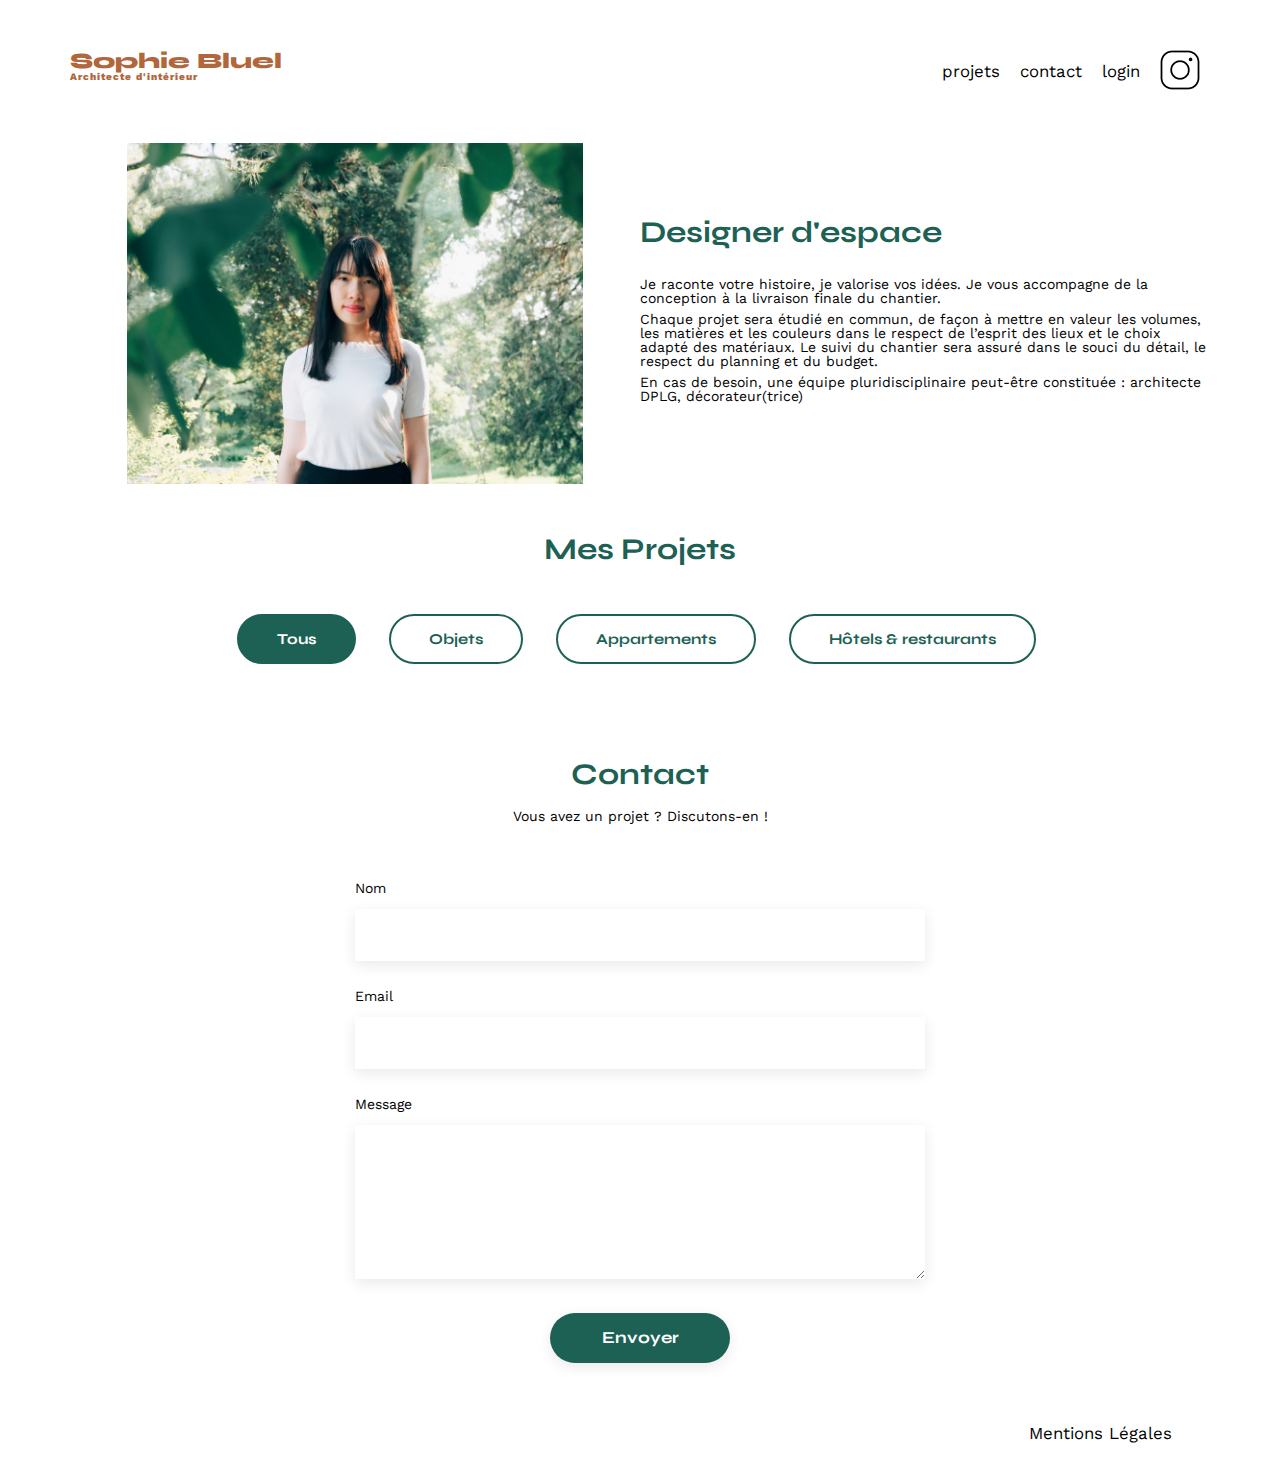
<file: FrontEnd/index.html>
<!DOCTYPE html>
<html lang="fr">
<head>
	<meta charset="UTF-8">
	<title>Sophie Bluel - Architecte d'intérieur</title>
	<meta name="viewport" content="width=device-width, initial-scale=1.0">
	<link rel="preconnect" href="https://fonts.googleapis.com">
	<link rel="preconnect" href="https://fonts.gstatic.com" crossorigin>
	<link href="https://fonts.googleapis.com/css2?family=Syne:wght@700;800&family=Work+Sans&display=swap" rel="stylesheet">
	<meta name="description" content="">
	<link
	rel="stylesheet"
	href="https://cdnjs.cloudflare.com/ajax/libs/font-awesome/6.2.1/css/all.min.css"
	integrity="sha512-MV7K8+y+gLIBoVD59lQIYicR65iaqukzvf/nwasF0nqhPay5w/9lJmVM2hMDcnK1OnMGCdVK+iQrJ7lzPJQd1w=="
	crossorigin="anonymous"
	referrerpolicy="no-referrer"
  />
	<link rel="stylesheet" href="./assets/style.css">
</head>
<body>
	<div class="display">
	<div class="bandeau">
		<div class="edition"><i class="fa-regular fa-pen-to-square"></i>Mode édition</div>
		<button class="publier">Publier les changements</button>
	  </div></div>
<header>
	<h1>Sophie Bluel <span>Architecte d'intérieur</span></h1>
	<nav>
		<ul>
			<li>projets</li>
			<li>contact</li>
			<li>login</li>
			<li><img src="./assets/icons/instagram.png" alt="Instagram"></li>
		</ul>
	</nav>
</header>
<main>
	<section id="introduction">
		<figure>
			<img src="./assets/images/sophie-bluel.png" alt="">
		<div class="display"><i id="margin_write" class="fa-regular fa-pen-to-square"></i>Modifier</div>
		</figure>		
		<article>
			<div class="display"><i id="color_write" class="fa-regular fa-pen-to-square"></i>Modifier</div>
			<h2>Designer d'espace</h2>
			<p>Je raconte votre histoire, je valorise vos idées. Je vous accompagne de la conception à la livraison finale du chantier.</p>
			<p>Chaque projet sera étudié en commun, de façon à mettre en valeur les volumes, les matières et les couleurs dans le respect de l’esprit des lieux et le choix adapté des matériaux. Le suivi du chantier sera assuré dans le souci du détail, le respect du planning et du budget.</p>
			<p>En cas de besoin, une équipe pluridisciplinaire peut-être constituée : architecte DPLG, décorateur(trice)</p>
		</article>
	</section>
	<section id="portfolio">
		<div class="container_projets">
		<h2>Mes Projets</h2>
	<div class="modify_button display"><i id="icon_projet" class="fa-regular fa-pen-to-square"></i>Modifier</div>
	</div>
		  <div class="filter-container">
			<button id="all">Tous</button>
			<button id="objects">Objets</button>
			<button id="appartments">Appartements</button>
			<button id="restaurants">Hôtels & restaurants</button>
		  </div>
		  
		<div class="gallery"></div>		
	</section>
	<section id="contact">
		<h2>Contact</h2>
		<p>Vous avez un projet ? Discutons-en !</p>
		<form action="#" method="post">
			<label for="name">Nom</label>
			<input type="text" name="name" id="name">
			<label for="email">Email</label>
			<input type="email" name="email" id="email">
			<label for="message">Message</label>
			<textarea name="message" id="message" cols="30" rows="10"></textarea>
			<input type="submit" value="Envoyer">
		</form>
	</section>
</main>

<footer>
	<nav>
		<ul>
			<li>Mentions Légales</li>
		</ul>
	</nav>
</footer>



	<div id="window1"  class="modale1 jsmodalestop js_modale" aria-hidden="true" role="dialog" aria-modal="false" style="display: none;">
	<div class="display_modal" id="superModal1">
	<div class="logoX"><i class="fa-solid fa-x"></i></div>
	<div><h3 class="title_galerie">Galerie photo</h3></div>
	<div id="galleryMini"></div>	
		<div class="bottom">
	<div class="border_gray"></div>
	<button  id="add_photo1" class="adding">Ajouter une photo</button>
	<button class="cancel_button">Supprimer la galerie</button>
</div></div></div>


<div id="window2" class="modale1 jsmodalestop"  aria-hidden="true" role="dialog" aria-modal="false" style="display: none;">
	<div class="display_modal" id="superModal2">
	<a href="#" class="arrowLeft"><i class="fa fa-light fa-arrow-left"></i></a>
	<div id="close_modale2" class="logoX"><i class="fa-solid fa-x"></i></div>
	<div><h3 class="title_galerie">Ajout photo</h3></div>
	<form id="form" action="/submit-form">
 	<div class="carre_back">		
		<div class="png">
		<i class="fa-regular fa-image faAddImgSquare"></i><br>
		<label class="custom-file-upload addImgLabel">
    <input type="file">+ Ajouter photo</label>
		<p>jpg, png: 4mo max</p></div>
	</div>
<div class="form_display">
	<label class="font">Titre</label>
	<input class="display_modale" name="title" required>
	<div class="margin_top">
	<label class="font">Catégorie</label>
	<select name="category" id="category" class="display_modale" required>
		<option value=""></option>
		<option value="1">Objets</option>
		<option value="2">Appartements</option>
		<option value="3">Hotels & restaurants</option>
	  </select>
	  </div></div></form>
	<div class="bottom">
	<div class="border_gray"></div>
	<div id="click_post">
	<button type="submit" id="add_photo" class="click_send add_img">valider</button>
	</div></div></div></div>

	  

<script type="module" src="login.js"></script>
<script type="module" src="script.js"></script>
<script type="module" src="modale.js"></script>
</body>
</html>
</file>
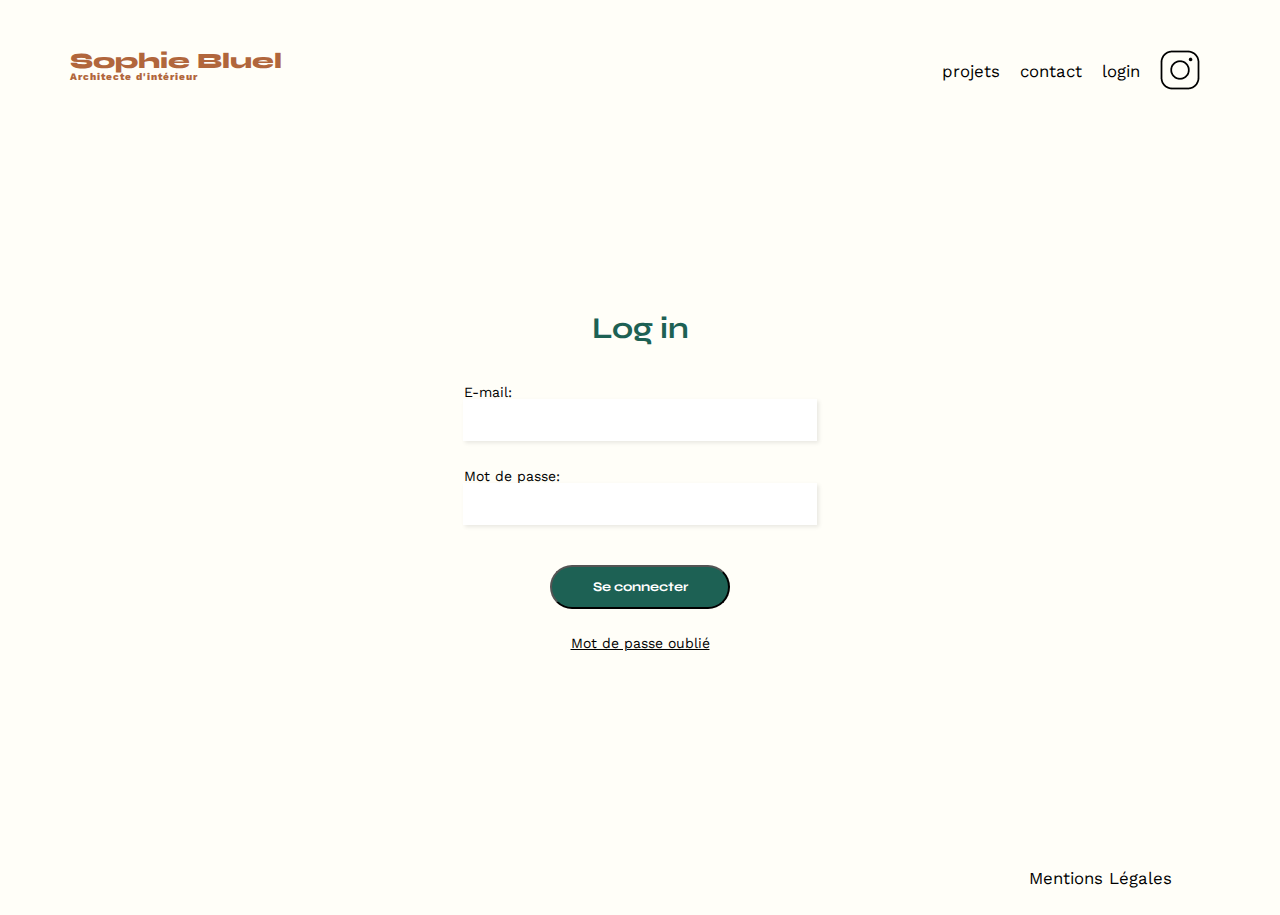
<file: FrontEnd/login.html>
<!DOCTYPE html>
<html lang="fr">
<head>
	<meta charset="UTF-8">
	<title>Sophie Bluel - Architecte d'intérieur</title>
	<meta name="viewport" content="width=device-width, initial-scale=1.0">
	<link rel="preconnect" href="https://fonts.googleapis.com">
	<link rel="preconnect" href="https://fonts.gstatic.com" crossorigin>
	<link href="https://fonts.googleapis.com/css2?family=Syne:wght@700;800&family=Work+Sans&display=swap" rel="stylesheet">
	<meta name="description" content="">
	<link rel="stylesheet" href="./assets/style.css">
</head>
<body class="back_ground_color">
<header>
	<h1>Sophie Bluel <span>Architecte d'intérieur</span></h1>
	<nav>
		<ul>
			<li>projets</li>
			<li>contact</li>
			<li>login</li>
			<li><img src="./assets/icons/instagram.png" alt="Instagram"></li>
		</ul>
	</nav>
</header>
<main>
    <section class="section_login">
    <h2>Log in</h2><br><br><br>
    <form>       
        <label for="email">E-mail:</label><br>  
        <input class="input_login" type="email" id="email" name="email"><br><br><br>
        <label for="password">Mot de passe:</label><br>
        <input class="input_login" type="password" id="password" name="password"><br><br>
        <input class="bouton_login" type="submit" value="Se connecter"><br>
        <a href="#" class="underline_sentence">Mot de passe oublié</a>
      </form>
    </section>
</main>

<footer>
	<nav>
		<ul>
			<li>Mentions Légales</li>
		</ul>
	</nav>
</footer>
<script src="script.js"></script>
<script src="login.js"></script>
</body>
</html>
</file>
<file: FrontEnd/assets/style.css>
/* http://meyerweb.com/eric/tools/css/reset/
   v2.0 | 20110126
   License: none (public domain)
*/

html, body, div, span, applet, object, iframe,
h1, h2, h3, h4, h5, h6, p, blockquote, pre,
a, abbr, acronym, address, big, cite, code,
del, dfn, em, img, ins, kbd, q, s, samp,
small, strike, strong, sub, sup, tt, var,
b, u, i, center,
dl, dt, dd, ol, ul, li,
fieldset, form, label, legend,
table, caption, tbody, tfoot, thead, tr, th, td,
article, aside, canvas, details, embed,
figure, figcaption, footer, header, hgroup,
menu, nav, output, ruby, section, summary,
time, mark, audio, video {
	margin: 0;
	padding: 0;
	border: 0;
	font-size: 100%;
	font: inherit;
	vertical-align: baseline;
}
/* HTML5 display-role reset for older browsers */
article, aside, details, figcaption, figure,
footer, header, hgroup, menu, nav, section {
	display: block;
}
body {
	line-height: 1;
}
ol, ul {
	list-style: none;
}
blockquote, q {
	quotes: none;
}
blockquote:before, blockquote:after,
q:before, q:after {
	content: '';
	content: none;
}
table {
	border-collapse: collapse;
	border-spacing: 0;
}
/** end reset css**/
body {
	max-width: 1140px;
	margin:auto;
	font-family: 'Work Sans' ;
	font-size: 14px;
}
header {
	display: flex;
	justify-content: space-between;
	margin: 50px 0
}
section {
	margin: 50px 0
}

h1{
	display: flex;
	flex-direction: column;
	font-family: 'Syne';
	font-size: 22px;
	font-weight: 800;
	color: #B1663C
}

h1 > span {
	font-family: 'Work Sans';
	font-size:10px;
	letter-spacing: 0.1em;
;
}

h2, button {
	font-family: 'Syne';
	font-weight: 700;
	font-size: 30px;
	color: #1D6154
}

button
{font-size: 15px;}

nav ul {
	display: flex;
	align-items: center;
	list-style-type: none;

}
nav li {
	padding: 0 10px;
	font-size: 1.2em;
}

/* boutons filtres */
.filter-container {
	display: flex;
	justify-content: center;
  }
  
  .filter-container button {
	border: 2px solid #1D6154;
	border-radius: 25px;
	background-color: white;
	height: 50px;
	margin: 20px 20px 45px 13px;
	padding: 5px 38px;
  }

   #all {
	background-color: #1D6154;
	color: white;
  }


  
li:hover {
	color: #B1663C;
}
#introduction {
	display: flex;
	align-items: center;
}
#introduction figure {
	flex: 1
}
#introduction img {
	display: block;
	margin: auto;
	width: 80%;
}

#introduction article {
	flex: 1
}
#introduction h2 {
	margin-bottom: 1em;
}

#introduction p {
	margin-bottom: 0.5em;
}
#portfolio h2 {
	text-align: center;
	margin-bottom: 1em;
}
.gallery {
	width: 100%;
	display: grid;
	grid-template-columns: 1fr 1fr 1fr;
	grid-column-gap: 20px;
	grid-row-gap: 20px;
}

.gallery img {
	width: 100%;

}
#contact {
	width: 50%;
margin: auto;
}
#contact > * {
	text-align: center;

}
#contact h2{
	margin-bottom: 20px;
}
#contact form {
	text-align: left;
	margin-top:30px;
	display: flex;
	flex-direction: column;
}

#contact input {
	height: 50px;
	font-size: 1.2em;
	border: none;
	box-shadow: 0px 4px 14px rgba(0, 0, 0, 0.09);
}
#contact label {
	margin: 2em 0 1em 0;
}
#contact textarea {
	border: none;
	box-shadow: 0px 4px 14px rgba(0, 0, 0, 0.09);
}

input[type="submit"]{
	font-family: 'Syne';
	font-weight: 700;
	color: white;
	background-color: #1D6154;
	margin : 2em auto ;
	width: 180px;
	text-align: center;
	border-radius: 60px ;
}

footer nav ul {
	display: flex;
	justify-content: flex-end;
	margin: 2em
}

/*css pour html "login"*/
.back_ground_color{
	background-color: #FFFEF8;
}

.section_login{
	text-align: center;
	margin-top: 220px;
	margin-bottom: 220px;
	min-width: 300px;
}

label {
  display: inline-block;
  width: 100px;
  text-align: left;
  margin-right: 253px;
}

.input_login {
  height: 40px;
  width: 350px;
  border: none;
  box-shadow: 2px 2px 4px rgba(0, 0, 0, 0.09);
}

.bouton_login{
	height: 44px;
}

.underline_sentence{
	color: black;
}


/* css bandeau noir*/
.bandeau {
    background-color: black;
	height: 61px;
    display: flex;
	align-items: center;
    justify-content: center
	
  }

  .fa-pen-to-square{
	color: white;
	padding-right: 10px;
  }

  .edition{
	color: white;

  }

  .publier{
	font-family: 'Work Sans' ;
	font-size: 14px;
	background-color: white;
	border-radius: 25px;
	background-color: white;
	height: 43px;
	margin: 10px 0 10px 13px;
	padding: 0 14px;
}

  /*css modale  */  

  .modify_button{
	cursor: pointer;
  }

  .modale1{	
	top: 0;
	left: 0;
	width: 100%;
	height: 100%;
	position: fixed;
	background: rgba(0, 0, 0, 0.3);
  }
	  

.title_galerie{
	font-family: 'Work Sans' ;
	text-align: center;
	font-weight: 400;
	font-size: 26px;
	margin-top: 30px;
}

.fa-x{	
	color: black;
}

.logoX{
	padding-right: 30px;
	float: right;
	cursor: pointer;
}

.bottom{
	margin: auto;
	position: absolute;
	bottom: 0;
	display: flex;
	flex-direction: column;
	align-items: center; 	
	margin-bottom: 40px;
	margin-left: 102px;
}

.border_gray{
	border: 1px solid rgba(179, 179, 179, 1);
	width: 420px;
	margin: auto;
}

.adding{
	border: 2px solid;
	color: white;
    border-radius: 25px;
    background-color: rgba(29, 97, 84, 1);
    height: 50px;
    margin: 20px 20px 29px 13px;
    padding: 5px 80px;
	margin-top: 26px;
	cursor: pointer;

}

.add_img{
	border: 2px solid;
	color: white;
    border-radius: 25px;
    background-color: rgba(167, 167, 167, 1);
    height: 50px;
    margin: 20px 20px 29px 13px;
    padding: 5px 80px;
	margin-top: 26px;
	
}

.cancel_button{
	color: red;
	border: none;
	background-color: #FFFEF8;
	cursor: pointer;
}

/* boutons modifier pour modale */
#color_write{
	color: black;
	padding-bottom: 25px;
}

#margin_write{
	color: black;
	margin-left: 58px;
	margin-top: 10px;
}

.container_projets{
	display: flex;
	flex-direction: row;
	justify-content: center;
}

#icon_projet{
	color: black;
	padding-right: 10px;
	padding-left: 30px;
	padding-top: 9px;
}

.display_modal{
	position: fixed;
	z-index: 1;
	padding-top: 28px;
	overflow: auto;
	background-color: #FFFEF8;
	top: 50%;
	left: 50%;
	transform: translate(-50%, -50%);
	width:630px;
	height:731px;
}

.arrowLeft{
	margin-left: 30px;
    font-size: 20px;	
	cursor: pointer;
}

.add{	
	margin-top: 74px;
    text-align: center;
	margin-right: 15px;
}

.carre_back{
	margin-top: 55px;
    margin-left: 100px;	
	width: 420px;
	height: 169px;
	background-color: rgba(232, 241, 246, 1);

}

.png{
	display: flex;
	flex-direction: column;
	align-items: center;
	padding-top: 28px;
	
}

.faAddImgSquare{
	color: #B9C5CC;
	font-size: 4em;
	
}

.addImgLabel{
	display: flex;
	width: 50%;
	background-color: #CBD6DC;
	border-radius: 50px;
	height: 40px;
	font-family: 'Work Sans';
	font-size: 14px;
	line-height: 16px;
	text-align: center;
	justify-content: center;
	align-items: center;
	color: rgba(48, 102, 133, 1);
	border: none;
	margin-bottom: 5px;
	margin-left: 244px;
	cursor: pointer;
}

input[type="file"] {
    display: none;
}

.form_display{
	display: flex;
	flex-direction: column;
	margin-top: 55px;
    margin-left: 100px;	
	width: 420px;
}

.font{
	margin-bottom: 5px;
	margin-top: 5px;
}

.display_modale{
	background-color: rgba(255, 255, 255, 1);
	Width: 420px;
    Height: 51px;
	border: none;
	box-shadow: 0px 4px 14px rgba(0, 0, 0, 0.09);
}

.margin_top{
	margin-top: 15px;
}

/* display gallery modal1 */
#galleryMini {
	margin-top: 50px;	
	display: grid;
	grid-template-columns: 1fr 1fr 1fr 1fr 1fr;	
	justify-items: center;
	margin-left: 90px;
    margin-right: 90px;
}
  
.size_img img {
	width: 76.61px;
	height: 102.57px;	
}

.size_img{
	margin-bottom: 10px;
}

.container {
	position: relative;
	display: inline-block;
  }
  
  .container img {
	display: block;
  }
  
  .container .icon {
	position: absolute;
	top: 5px;
	padding: 2px;
  }
  
  .fa-arrows-up-down-left-right {
	background-color: black;
	color: white;
	right: 24px;
  }
  
  .fa-trash-can {
	background-color: black;
	color: white;
	right: 4px;
	cursor: pointer;
  }
  
  .display{
	display: none;
  }

  .carre_back img {
	max-width: 50%;
	max-height: 100%;
	margin-left: 100px;
	min-height: 100%;

  }
</file>
